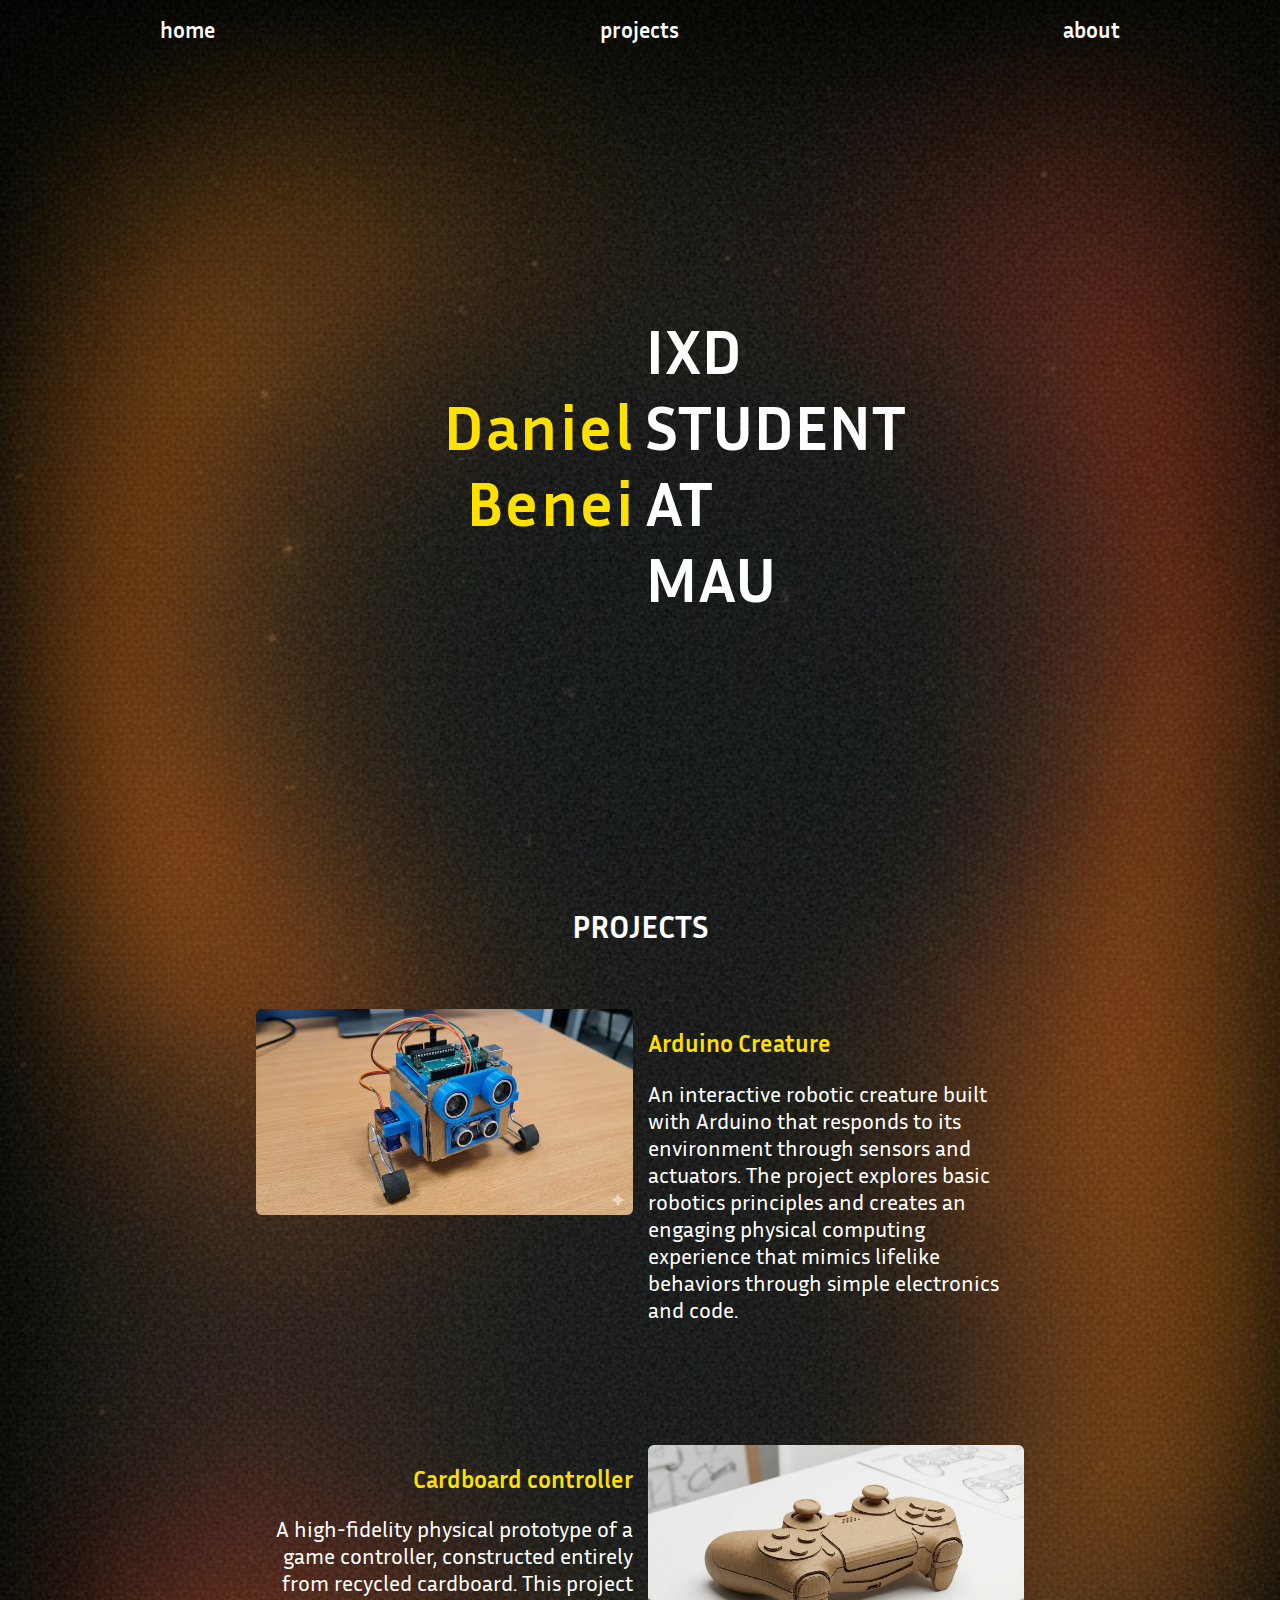
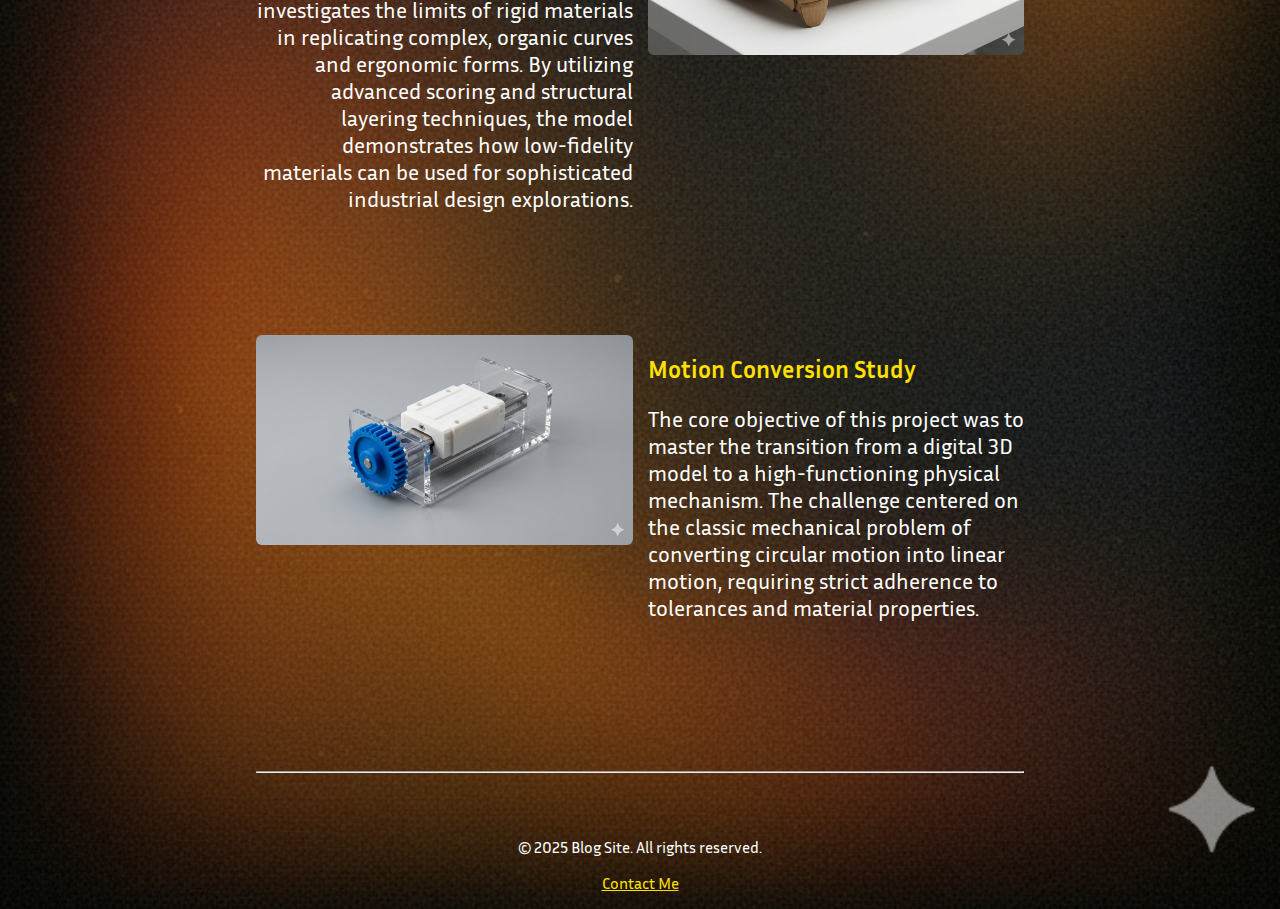
<file: index.html>
<!doctype html>
<html lang="en">
  <head>
    <meta charset="UTF-8" />
    <meta name="viewport" content="width=device-width, initial-scale=1.0" />
    <title>daniel benei / home</title>
    <!-- Optional: Link to a CSS file if desired -->
    <link rel="stylesheet" href="font-and-colour.css" />
    <link rel="stylesheet" href="layout.css" />
  </head>

  <body>
    <header>
      <nav>
        <ul>
          <li><a href="index.html">home</a></li>
          <li><a href="index.html#projects-header">projects</a></li>
          <li><a href="about.html">about</a></li>
        </ul>
      </nav>
    </header>

    <main>
      <div class="centered-text">
        <div class="left-container">
          <p>
            Daniel<br />
            Benei
          </p>
        </div>
        <div class="descriptor">
          <p>
            IXD<br />
            STUDENT<br />
            AT<br />
            MAU<br />
          </p>
        </div>
      </div>
      <div class="projects-header" id="projects-header">
        <h1>PROJECTS</h1>
      </div>
      <div class="projects-container">
        <div class="project">
          <div class="project-img">
            <a href="arduino.html"
              ><img src="images/Gemini_Generated_Image_Arduino creature 1.png"
            /></a>
          </div>
          <div class="project-txt">
            <h2>Arduino Creature</h2>
            <p>
              An interactive robotic creature built with Arduino that responds
              to its environment through sensors and actuators. The project
              explores basic robotics principles and creates an engaging
              physical computing experience that mimics lifelike behaviors
              through simple electronics and code.
            </p>
          </div>
        </div>
        <div class="project">
          <div class="project-txt-even">
            <h2>Cardboard controller</h2>
            <p>
              A high-fidelity physical prototype of a game controller,
              constructed entirely from recycled cardboard. This project
              investigates the limits of rigid materials in replicating complex,
              organic curves and ergonomic forms. By utilizing advanced scoring
              and structural layering techniques, the model demonstrates how
              low-fidelity materials can be used for sophisticated industrial
              design explorations.
            </p>
          </div>
          <div class="project-img-even">
            <a href="cardboard-controller.html"
              ><img
                src="images/Gemini_Generated_Image_Cardboard controller 1.png"
            /></a>
          </div>
        </div>
        <div class="project">
          <div class="project-img">
            <a href="mechanics study.html"
              ><img src="images/Gemini_Generated_Image_mechanics study 1.png"
            /></a>
          </div>
          <div class="project-txt">
            <h2>Motion Conversion Study</h2>
            <p>
              The core objective of this project was to master the transition
              from a digital 3D model to a high-functioning physical mechanism.
              The challenge centered on the classic mechanical problem of
              converting circular motion into linear motion, requiring strict
              adherence to tolerances and material properties.
            </p>
          </div>
        </div>
      </div>
    </main>

    <footer>
      <hr />
      <p>&copy; 2025 Blog Site. All rights reserved.</p>
      <p><a href="mailto:benei.daniel.dalmau@gmail.com">Contact Me</a></p>
    </footer>
  </body>
</html>
</file>
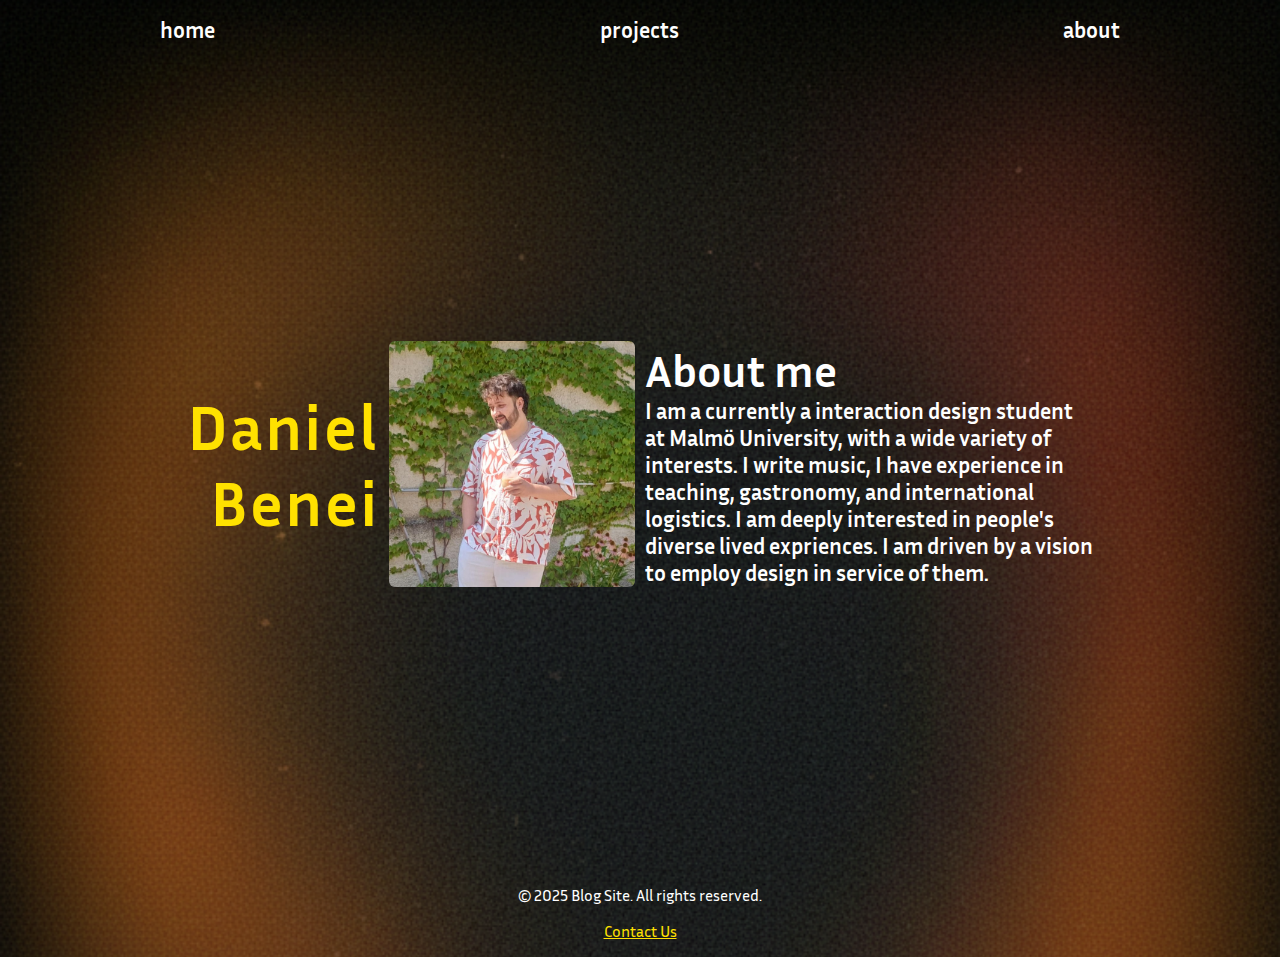
<file: about.html>
<!doctype html>
<html lang="en">
  <head>
    <meta charset="UTF-8" />
    <meta name="viewport" content="width=device-width, initial-scale=1.0" />
    <title>daniel benei / about</title>
    <!-- Optional: Link to a CSS file if desired -->
    <link rel="stylesheet" href="font-and-colour.css" />
    <link rel="stylesheet" href="layout.css" />
  </head>

  <body>
    <header>
      <nav>
        <ul>
          <li><a href="index.html">home</a></li>
          <li><a href="index.html#projects-header">projects</a></li>
          <li><a href="about.html">about</a></li>
        </ul>
      </nav>
    </header>

    <main>
      <div class="centered-text about-page">
        <div class="left-container">
          <p>
            Daniel<br />
            Benei
          </p>
          <img id="author-photo" src="images/about me picture.jpeg" />
        </div>
        <div class="descriptor">
          <div class="about-me">
            <h1>About me</h1>
            <p>
              I am a currently a interaction design student at Malmö University,
              with a wide variety of interests. I write music, I have experience
              in teaching, gastronomy, and international logistics. I am deeply
              interested in people's diverse lived expriences. I am driven by a
              vision to employ design in service of them.
            </p>
          </div>
        </div>
      </div>
    </main>

    <footer>
      <p>&copy; 2025 Blog Site. All rights reserved.</p>
      <p><a href="mailto:contact@example.com">Contact Us</a></p>
    </footer>
  </body>
</html>
</file>
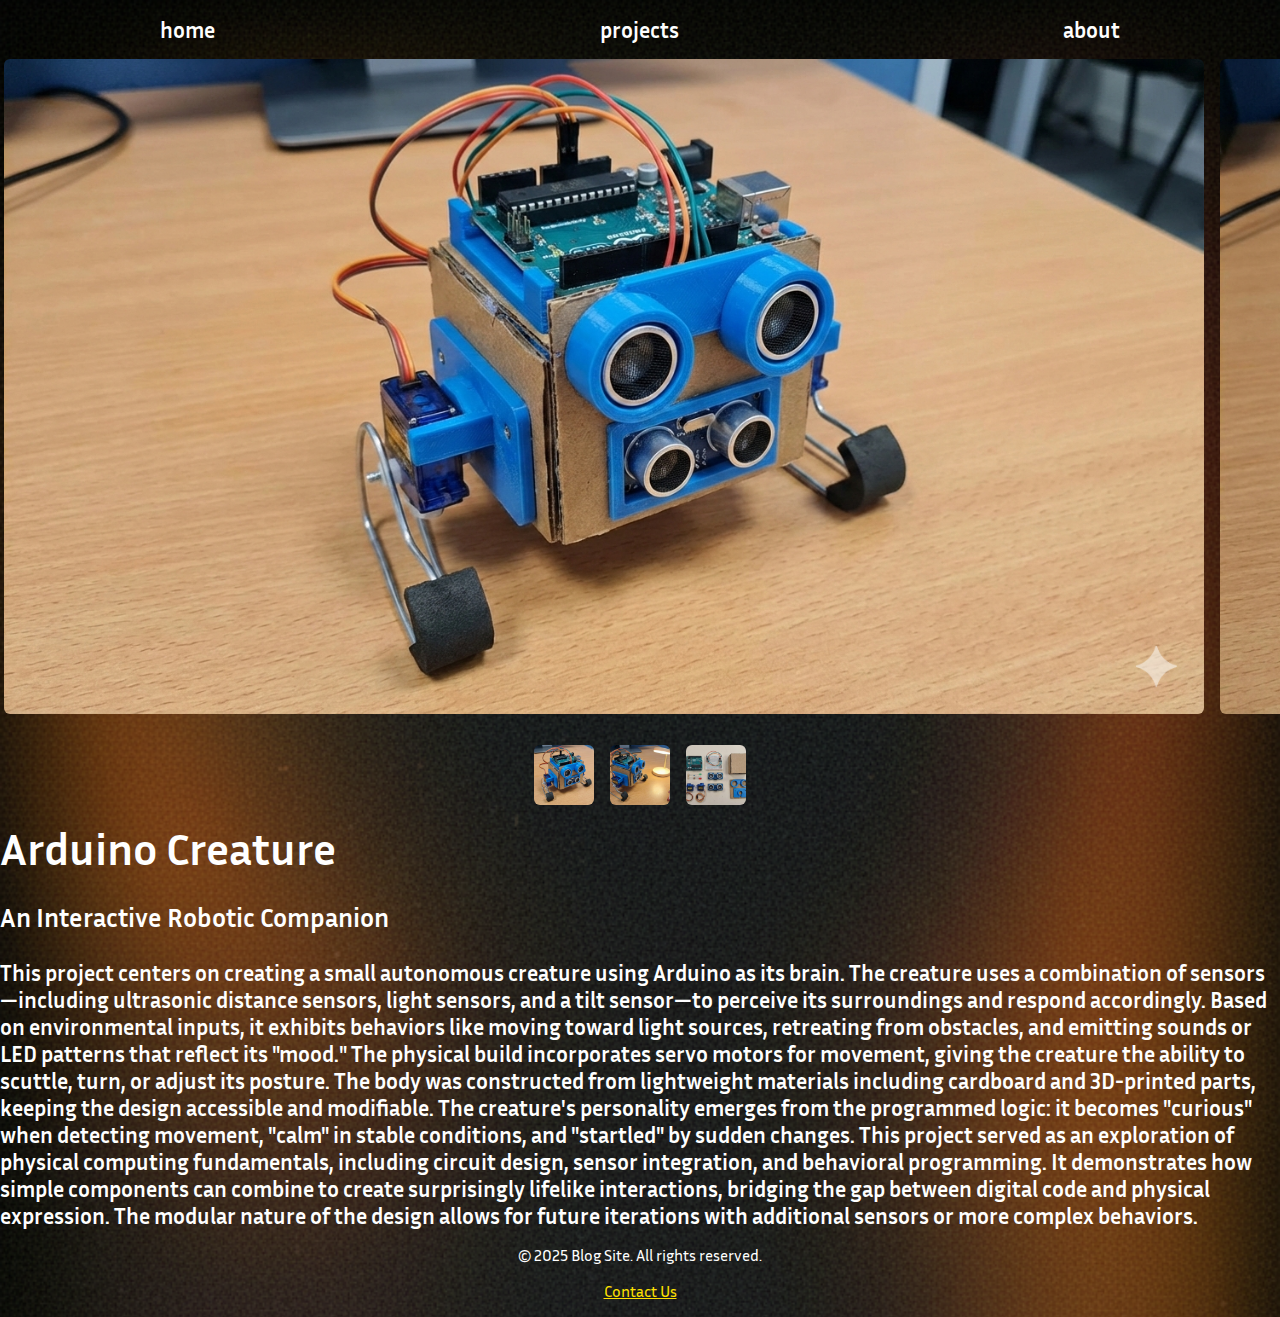
<file: arduino.html>
<!doctype html>
<html lang="en">
  <head>
    <meta charset="UTF-8" />
    <meta name="viewport" content="width=device-width, initial-scale=1.0" />
    <title>daniel benei / arduino</title>
    <script src="script.js" type="module"></script>
    <!-- Optional: Link to a CSS file if desired -->
    <link rel="stylesheet" href="font-and-colour.css" />
    <link rel="stylesheet" href="layout.css" />
  </head>

  <body>
    <header>
      <nav>
        <ul>
          <li><a href="index.html">home</a></li>
          <li><a href="index.html#projects-header">projects</a></li>
          <li><a href="about.html">about</a></li>
        </ul>
      </nav>
    </header>

    <main>
      <div class="centered-content">
        <div class="container-galery">
          <div class="slides">
            <img src="images/Gemini_Generated_Image_Arduino creature 1.png" />
            <img src="images/Gemini_Generated_Image_Arduino creature 2.png" />
            <img src="images/Gemini_Generated_Image_Arduino creature 3.png" />
          </div>
        </div>
        <div class="thumbnails">
          <img src="images/Gemini_Generated_Image_Arduino creature 1.png" />
          <img src="images/Gemini_Generated_Image_Arduino creature 2.png" />
          <img src="images/Gemini_Generated_Image_Arduino creature 3.png" />
        </div>
        <div class="descriptor">
          <div class="about-me">
            <h1>Arduino Creature</h1>
            <h3>An Interactive Robotic Companion</h3>
            <p>
              This project centers on creating a small autonomous creature using
              Arduino as its brain. The creature uses a combination of
              sensors—including ultrasonic distance sensors, light sensors, and
              a tilt sensor—to perceive its surroundings and respond
              accordingly. Based on environmental inputs, it exhibits behaviors
              like moving toward light sources, retreating from obstacles, and
              emitting sounds or LED patterns that reflect its "mood." The
              physical build incorporates servo motors for movement, giving the
              creature the ability to scuttle, turn, or adjust its posture. The
              body was constructed from lightweight materials including
              cardboard and 3D-printed parts, keeping the design accessible and
              modifiable. The creature's personality emerges from the programmed
              logic: it becomes "curious" when detecting movement, "calm" in
              stable conditions, and "startled" by sudden changes. This project
              served as an exploration of physical computing fundamentals,
              including circuit design, sensor integration, and behavioral
              programming. It demonstrates how simple components can combine to
              create surprisingly lifelike interactions, bridging the gap
              between digital code and physical expression. The modular nature
              of the design allows for future iterations with additional sensors
              or more complex behaviors.
            </p>
          </div>
        </div>
      </div>
    </main>

    <footer>
      <p>&copy; 2025 Blog Site. All rights reserved.</p>
      <p><a href="mailto:contact@example.com">Contact Us</a></p>
    </footer>
  </body>
</html>
</file>
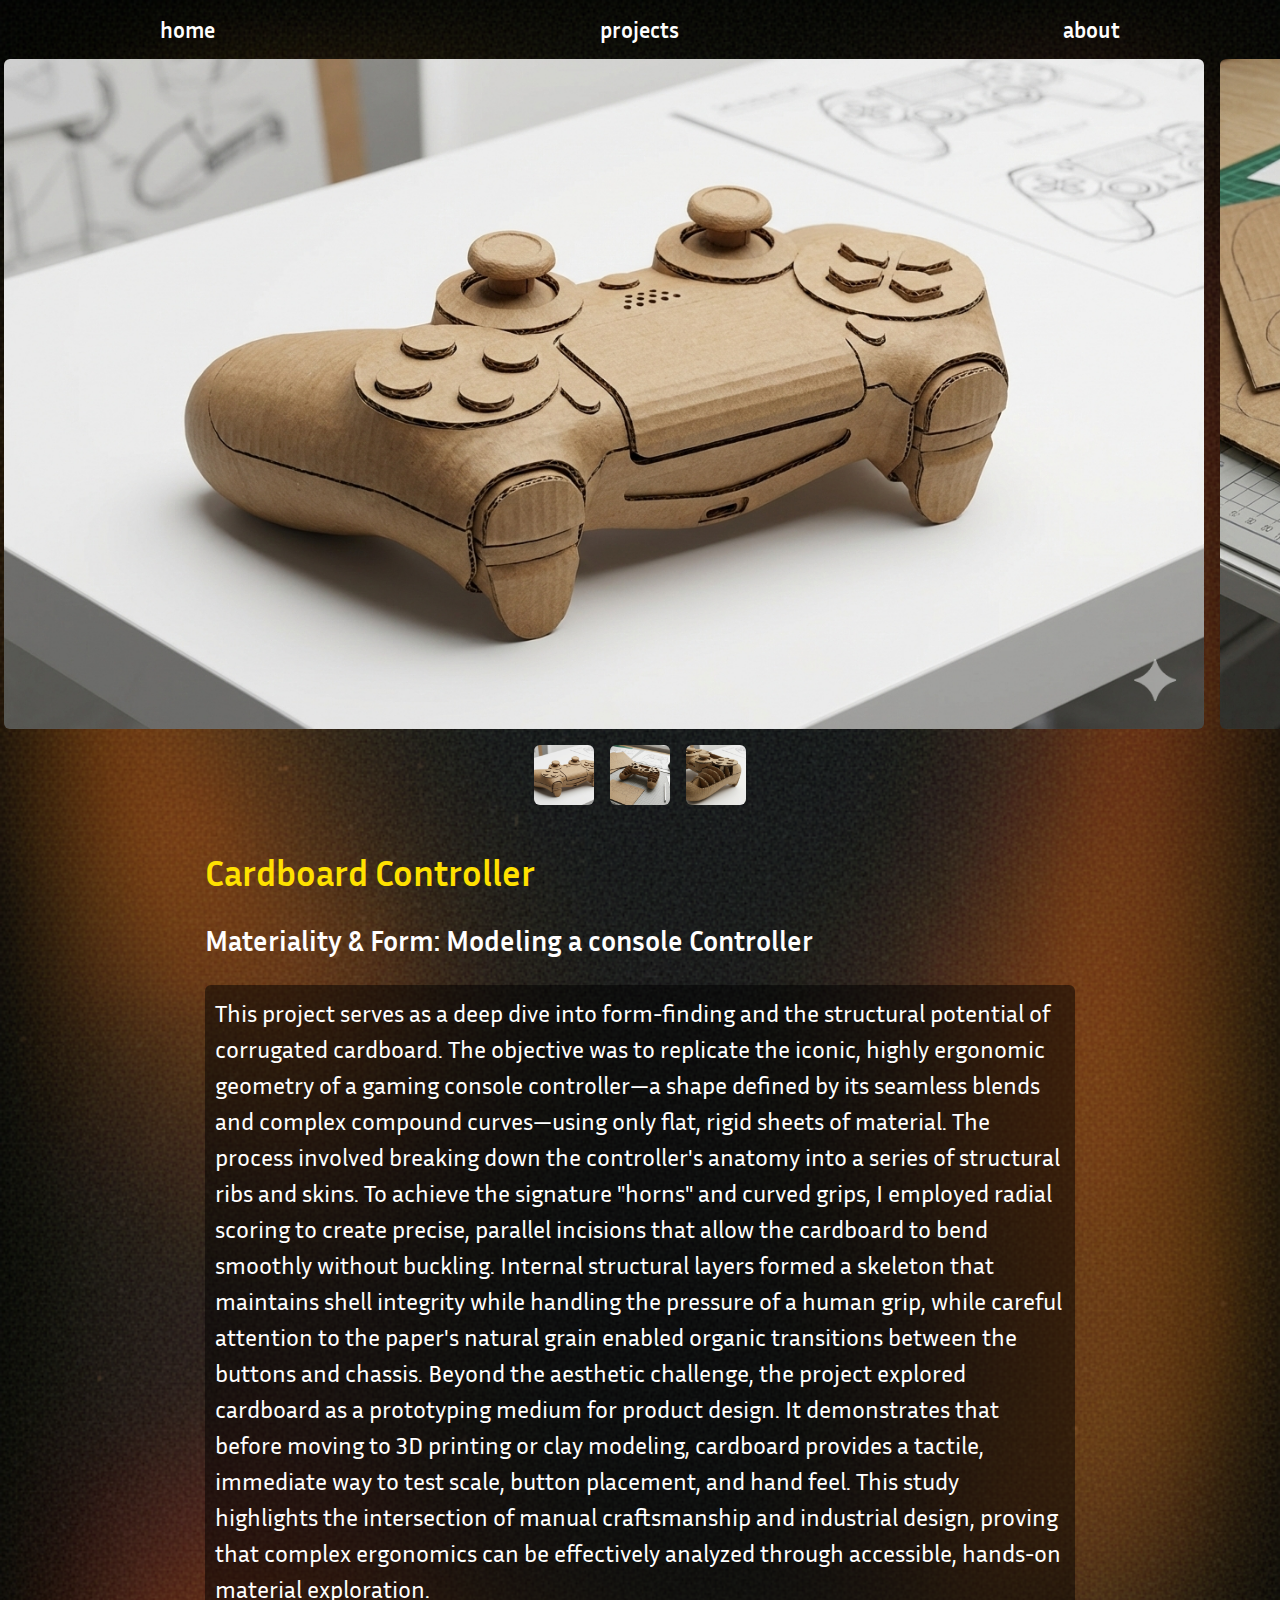
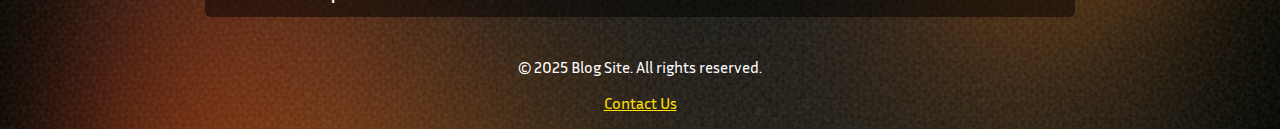
<file: cardboard-controller.html>
<!doctype html>
<html lang="en">
  <head>
    <meta charset="UTF-8" />
    <meta name="viewport" content="width=device-width, initial-scale=1.0" />
    <title>daniel benei / carboard controller</title>
    <script src="script.js" type="module"></script>
    <!-- Optional: Link to a CSS file if desired -->
    <link rel="stylesheet" href="font-and-colour.css" />
    <link rel="stylesheet" href="layout.css" />
  </head>

  <body>
    <header>
      <nav>
        <ul>
          <li><a href="index.html">home</a></li>
          <li><a href="index.html#projects-header">projects</a></li>
          <li><a href="about.html">about</a></li>
        </ul>
      </nav>
    </header>

    <main>
      <div class="centered-content">
        <div class="container-galery">
          <div class="slides">
            <img
              src="images/Gemini_Generated_Image_Cardboard controller 1.png"
            />
            <img
              src="images/Gemini_Generated_Image_Cardboard controller 2.png"
            />
            <img
              src="images/Gemini_Generated_Image_Cardboard controller 3.png"
            />
          </div>
        </div>
        <div class="thumbnails">
          <img src="images/Gemini_Generated_Image_Cardboard controller 1.png" />
          <img src="images/Gemini_Generated_Image_Cardboard controller 2.png" />
          <img src="images/Gemini_Generated_Image_Cardboard controller 3.png" />
        </div>
        <div class="descriptor">
          <div class="project-description">
            <h2>Cardboard Controller</h2>
            <h3>Materiality & Form: Modeling a console Controller</h3>
            <p>
              This project serves as a deep dive into form-finding and the
              structural potential of corrugated cardboard. The objective was to
              replicate the iconic, highly ergonomic geometry of a gaming
              console controller—a shape defined by its seamless blends and
              complex compound curves—using only flat, rigid sheets of material.
              The process involved breaking down the controller's anatomy into a
              series of structural ribs and skins. To achieve the signature
              "horns" and curved grips, I employed radial scoring to create
              precise, parallel incisions that allow the cardboard to bend
              smoothly without buckling. Internal structural layers formed a
              skeleton that maintains shell integrity while handling the
              pressure of a human grip, while careful attention to the paper's
              natural grain enabled organic transitions between the buttons and
              chassis. Beyond the aesthetic challenge, the project explored
              cardboard as a prototyping medium for product design. It
              demonstrates that before moving to 3D printing or clay modeling,
              cardboard provides a tactile, immediate way to test scale, button
              placement, and hand feel. This study highlights the intersection
              of manual craftsmanship and industrial design, proving that
              complex ergonomics can be effectively analyzed through accessible,
              hands-on material exploration.
            </p>
          </div>
        </div>
      </div>
    </main>

    <footer>
      <p>&copy; 2025 Blog Site. All rights reserved.</p>
      <p><a href="mailto:contact@example.com">Contact Us</a></p>
    </footer>
  </body>
</html>
</file>
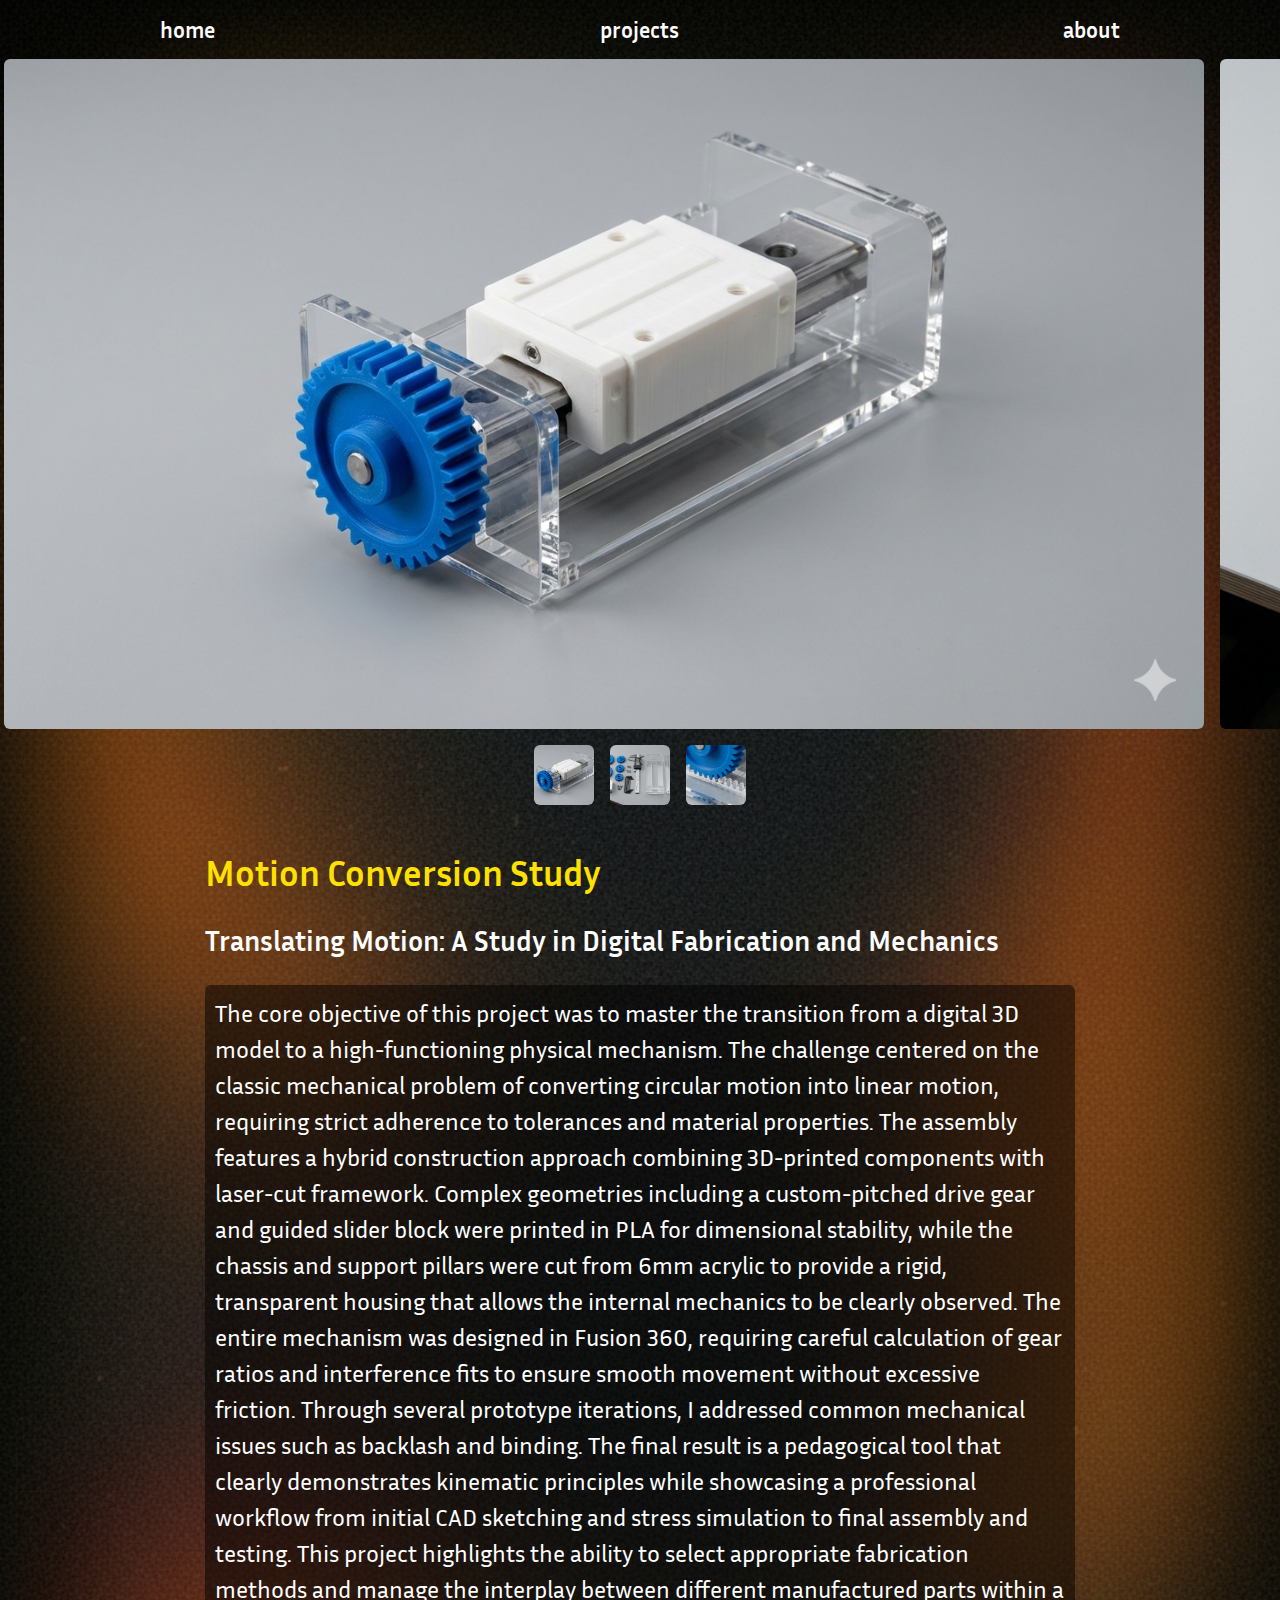
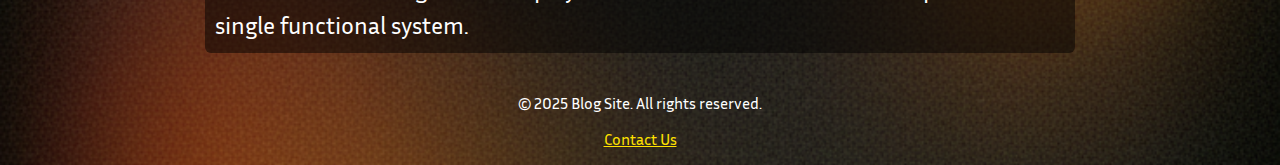
<file: mechanics study.html>
<!doctype html>
<html lang="en">
  <head>
    <meta charset="UTF-8" />
    <meta name="viewport" content="width=device-width, initial-scale=1.0" />
    <title>daniel benei / mechanics study</title>
    <script src="script.js" type="module"></script>
    <!-- Optional: Link to a CSS file if desired -->
    <link rel="stylesheet" href="font-and-colour.css" />
    <link rel="stylesheet" href="layout.css" />
  </head>

  <body>
    <header>
      <nav>
        <ul>
          <li><a href="index.html">home</a></li>
          <li><a href="index.html#projects-header">projects</a></li>
          <li><a href="about.html">about</a></li>
        </ul>
      </nav>
    </header>

    <main>
      <div class="centered-content">
        <div class="container-galery">
          <div class="slides">
            <img src="images/Gemini_Generated_Image_mechanics study 1.png" />
            <img src="images/Gemini_Generated_Image_mechanics study 2.png" />
            <img src="images/Gemini_Generated_Image_mechanics study 3.png" />
          </div>
        </div>
        <div class="thumbnails">
          <img src="images/Gemini_Generated_Image_mechanics study 1.png" />
          <img src="images/Gemini_Generated_Image_mechanics study 2.png" />
          <img src="images/Gemini_Generated_Image_mechanics study 3.png" />
        </div>
        <div class="descriptor">
          <div class="project-description">
            <h2>Motion Conversion Study</h2>
            <h3>
              Translating Motion: A Study in Digital Fabrication and Mechanics
            </h3>
            <p>
              The core objective of this project was to master the transition
              from a digital 3D model to a high-functioning physical mechanism.
              The challenge centered on the classic mechanical problem of
              converting circular motion into linear motion, requiring strict
              adherence to tolerances and material properties. The assembly
              features a hybrid construction approach combining 3D-printed
              components with laser-cut framework. Complex geometries including
              a custom-pitched drive gear and guided slider block were printed
              in PLA for dimensional stability, while the chassis and support
              pillars were cut from 6mm acrylic to provide a rigid, transparent
              housing that allows the internal mechanics to be clearly observed.
              The entire mechanism was designed in Fusion 360, requiring careful
              calculation of gear ratios and interference fits to ensure smooth
              movement without excessive friction. Through several prototype
              iterations, I addressed common mechanical issues such as backlash
              and binding. The final result is a pedagogical tool that clearly
              demonstrates kinematic principles while showcasing a professional
              workflow from initial CAD sketching and stress simulation to final
              assembly and testing. This project highlights the ability to
              select appropriate fabrication methods and manage the interplay
              between different manufactured parts within a single functional
              system.
            </p>
          </div>
        </div>
      </div>
    </main>

    <footer>
      <p>&copy; 2025 Blog Site. All rights reserved.</p>
      <p><a href="mailto:contact@example.com">Contact Us</a></p>
    </footer>
  </body>
</html>
</file>
<file: font-and-colour.css>
@import url("https://fonts.googleapis.com/css2?family=Inria+Sans:ital,wght@0,300;0,400;0,700;1,300;1,400;1,700&display=swap");
/*global color variables*/
:root {
  --primary-text-color: rgb(255, 255, 255);
  --highlight-text-color: rgb(255, 225, 0);
}

html {
  font-family: "Inria Sans";
  background-image: url(images/Gemini_Generated_Image_page\ background1.png);
  background-repeat: no-repeat;
  background-size: cover, 100%;
}
body {
  /* background-color: rgb(16, 5, 5); */
  color: var(--primary-text-color);
}

nav a {
  text-decoration: none;
  font-weight: 510;
  font-size: 1.4rem;
  color: var(--primary-text-color);
}

nav a:hover,
nav a:focus-visible {
  color: var(--highlight-text-color);
  text-decoration-line: underline;
  text-decoration-style: wavy;
  text-underline-offset: 8px;
}

.thumbnails img.active {
  outline: 2px solid var(--highlight-text-color);
}

h2 {
  color: var(--highlight-text-color);
}

.centered-text {
  margin: 0;
  font-size: 4rem;
  font-weight: 510;
}

.about-me {
  margin: 0;
  font-size: 1.4rem;
  font-weight: 510;
  word-break: normal;
}

.left-container {
  color: var(--highlight-text-color);
  letter-spacing: 0.15rem;
}

.vertical-line {
  background-color: white;
}

.project-img a img,
.project-img-even a img {
  transition: transform 0.2s ease;
}

.project-img a:hover img,
.project-img-even a:hover img {
  transform: scale(1.03);
}

.thumbnails img:hover {
  transform: scale(1.1);
}

.project p {
  font-size: 1.4rem;
}

.project-description {
  font-size: 1.5rem;
}

.project-description p {
  padding: 10px;
  border-radius: 6px;
  background-color: rgb(0 0 0 /50%);
  line-height: 1.5;
}

footer a {
  color: var(--highlight-text-color);
}

footer a:hover {
  font-size: large;
  font-weight: bolder;
}
</file>
<file: layout.css>
body {
  margin: 0;
}

body div {
  margin: 0;
}

nav {
  padding-left: clamp(2rem, 10vw, 15rem);
  padding-right: clamp(2rem, 10vw, 15rem);
}

nav ul {
  list-style: none;
  justify-content: space-between;
  display: flex;
  column-gap: 2rem;
  padding-left: 2rem;
  padding-right: 2rem;
}

.centered-text {
  height: 90vh;
  display: grid;
  grid-template-columns: 35% 35%;
  columns: 3;
  gap: 10px;
  justify-content: center;
}

.container-galery {
  position: relative;
  display: flex;
  justify-content: center;
  gap: 1rem;
}

.slides {
  display: grid;
  grid-auto-flow: column;
  gap: 1rem;
  width: 1300px;
  height: 670px;
  padding: 0 0.25rem;
  overflow-x: auto;
  overflow-y: hidden;
  overscroll-behavior-x: contain;
  scroll-snap-type: x mandatory;
  scrollbar-width: none;
}

.slides::-webkit-scrollbar {
  display: none;
}

.slides img {
  scroll-snap-align: start;
  scroll-margin-left: 54px;
  width: 1200px;
  flex-shrink: 0;
  object-fit: contain;
}

.thumbnails {
  justify-content: center;
  margin: 1rem;
  display: flex;
  gap: 1rem;
}

.thumbnails img {
  width: 60px;
  height: 60px;
  object-fit: cover;
}

.scrollbar {
  width: 720px;
  height: 1px;
  background: #ccc;
  display: block;
  margin-top: 8px;
}

.thumb {
  height: 1px;
  position: absolute;
  width: 0;
  background: #000;
}

.left-container {
  display: grid;
  grid-template-columns: auto auto auto;
  justify-self: right;
  align-items: center;
  text-align: right;
}

.about-page .left-container {
  margin-right: 10px;
}

.descriptor {
  display: grid;
  align-items: center;
  text-align: left;
}

.about-me {
  height: auto;
  display: grid;
  align-items: center;
  text-align: left;
}

.about-me h1 {
  margin: 0;
}

.about-me p {
  margin: 0;
}

.project-description {
  margin: 0 16% 0 16%;
}

#author-photo {
  margin-left: 10px;
}

.projects-header {
  margin: 2% auto 5% auto;
  text-align: center;
}

.projects-container {
  display: flex;
  flex-direction: column;
  row-gap: 100px;
}

.project {
  display: grid;
  grid-template-columns: 1fr 1fr;
  column-gap: 15px;
  padding: 0% 20%;
}

.project-img {
  display: flex;
  justify-content: flex-end;
  max-width: 600px;
  object-fit: contain;
}

.project-txt-even {
  text-align: right;
}

.project-img-even {
  display: flex;
  justify-content: flex-start;
  max-width: 550px;
  object-fit: contain;
}

img {
  border-radius: 6px;
  width: 100%;
}

footer {
  text-align: center;
}

hr {
  margin: 10% 20% 5%;
}

.projects-header h1 {
  padding-top: 1%;
}
</file>
